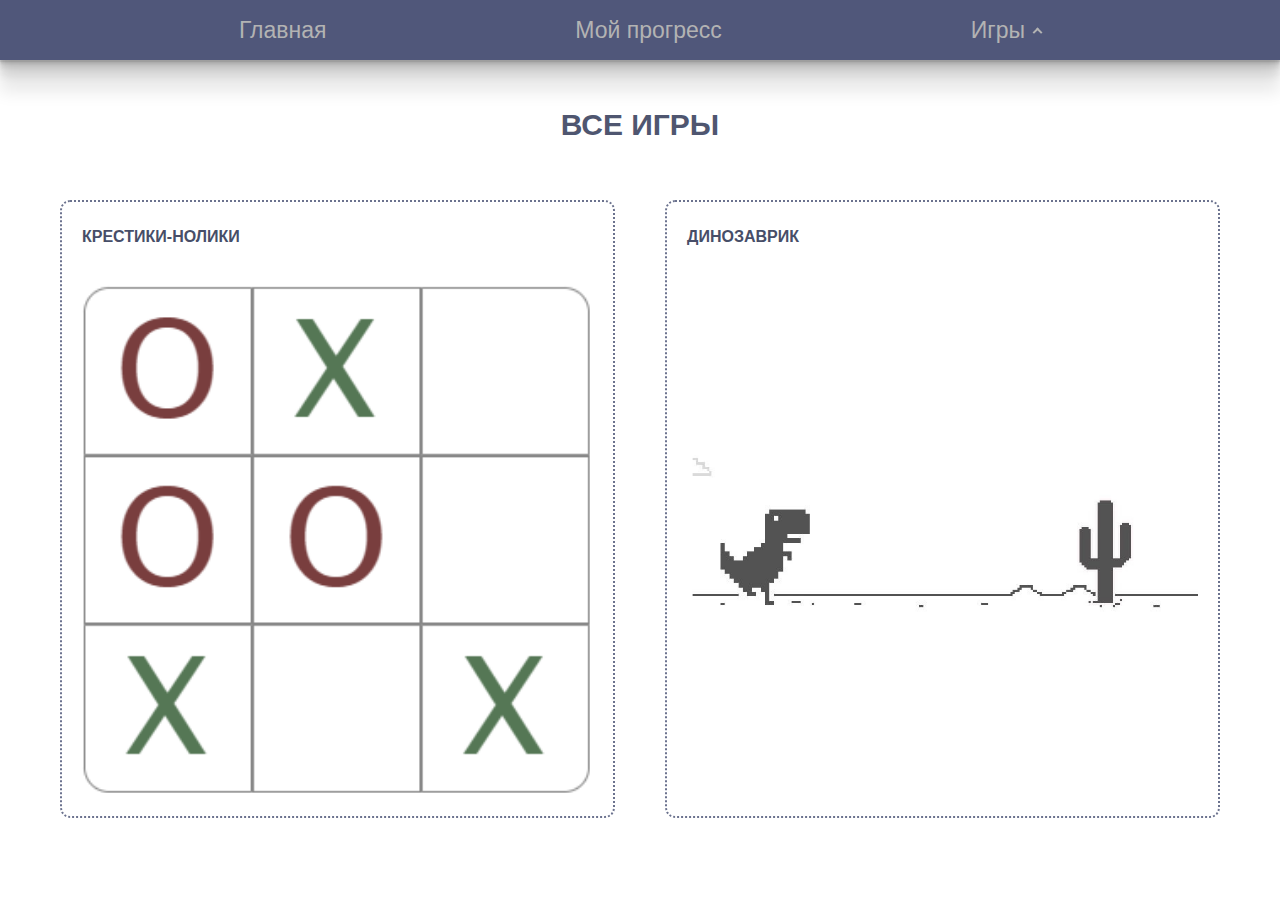
<file: index.html>
<!DOCTYPE html>
<html lang="en">
  <head>
    <meta charset="UTF-8" />
    <meta http-equiv="X-UA-Compatible" content="IE=edge" />
    <meta name="viewport" content="width=device-width, initial-scale=1.0" />
    <link rel="shortcut icon" href="img/favicon.png" type="image/x-icon" />
    <link rel="stylesheet" href="css/header.css" />
     <link rel="stylesheet" href="css/style.css" /> 
    <link rel="preconnect" href="https://fonts.googleapis.com" />
    <link rel="preconnect" href="https://fonts.googleapis.com" />
    <link rel="preconnect" href="https://fonts.gstatic.com" crossorigin />
    <link
      href="https://fonts.googleapis.com/css2?family=Bree+Serif&display=swap"
      rel="stylesheet" />
    <title>Главная</title>
  </head>
  <body>
    <header>
        <ul class="nav">
          <li><a href="./index.html">Главная</a></li>
          <li><a href="pages/my-progress/progress.html">Мой прогресс</a></li>
          <li class="has-submenu">
            <a href="#">Игры</a>
            <ul class="submenu">
              <li><a href="games/tic-tac/tictac.html">Крестики-нолики</a></li>
              <li><a href="games/dino/dino.html">Динозаврик</a></li>
            </ul>
          </li>
        </ul>
    </header>

    <div class="container">
      <h1>Все игры</h1>
      <div class="games">
        <div class="game">
          <a href="games/tic-tac/tictac.html">
            <div class="game__title">Крестики-нолики</div>
            <img class="game__img" src="img/tictac.png" alt="" />
            <div class="game__overlay"></div>
          </a>
        </div>
        <div class="game">
          <a href="games/dino/dino.html">
            <div class="game__title">Динозаврик</div>
            <img class="game__img" src="img/dino_preview.jpg" alt="" />
            <div class="game__overlay"></div>
          </a>
        </div>
      </div>
    </div>
  </body>
</html>
</file>
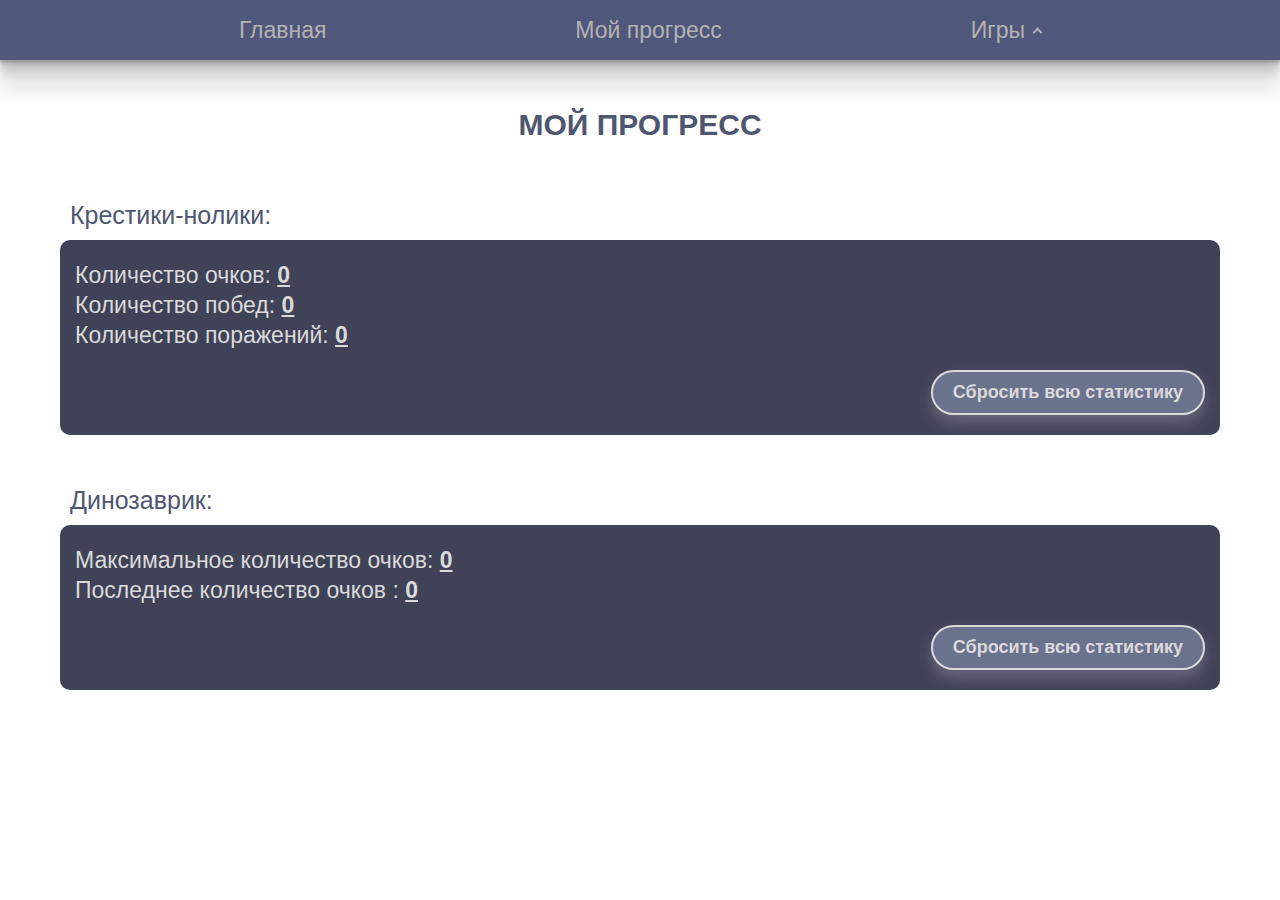
<file: pages/my-progress/progress.html>
<!DOCTYPE html>
<html lang="en">
  <head>
    <meta charset="UTF-8" />
    <meta http-equiv="X-UA-Compatible" content="IE=edge" />
    <meta name="viewport" content="width=device-width, initial-scale=1.0" />
    <link rel="stylesheet" href="../../css/header.css" />
    <link rel="stylesheet" href="progress-style.css" />
    <title>Мой прогресс</title>
  </head>

  <body>
    <header>
      <nav>
        <ul class="nav">
          <li><a href="../../index.html">Главная</a></li>
          <li><a href="progress.html">Мой прогресс</a></li>
          <li class="has-submenu">
            <a href="#">Игры</a>
            <ul class="submenu">
              <li><a href="../../games/tic-tac/tictac.html">Крестики нолики</a></li>
              <li><a href="../../games/dino/dino.html">Динозаврик</a></li>
            </ul>
          </li>
        </ul>
      </nav>
    </header>
    <div class="container">
      <h1>Мой прогресс</h1>
       <h2>Крестики-нолики:</h2>
      <div class="game">
        <div class="tic-tac">
          <p>Количество очков: <span class="tic-tac__num-of-points"></span></p>
          <p>Количество побед: <span class="tic-tac__num-of-wins"></span></p>
          <p>
            Количество поражений: <span class="tic-tac__num-of-loses"></span>
          </p>
          <button class="tic-tac__reset">Сбросить всю статистику</button>
        </div>
        </div>
        <h2>Динозаврик:</h2>
        <div class="game">
          <div class="dino">
            <p>
              Максимальное количество очков:
              <span class="dino__record-points"></span>
            </p>
            <p>
              Последнее количество очков :
              <span class="dino__last-points"></span>
            </p>
            <button class="dino__reset">Сбросить всю статистику</button>
          </div>
        </div>
      </div>
    </div>
    <script src="js/my-progress_script.js"></script>
  </body>
</html>
</file>
<file: css/header.css>
/*Обнуление*/
* {
  padding: 0;
  margin: 0;
  border: 0;
}
*,
*:before,
*:after {
  -moz-box-sizing: border-box;
  -webkit-box-sizing: border-box;
  box-sizing: border-box;
}
:focus,
:active {
  outline: none;
}
a:focus,
a:active {
  outline: none;
}
nav,
footer,
header,
aside {
  display: block;
}
html,
body {
  height: 100%;
  width: 100%;
  font-size: 100%;
  line-height: 1;
  font-size: 14px;
  -ms-text-size-adjust: 100%;
  -moz-text-size-adjust: 100%;
  -webkit-text-size-adjust: 100%;
}
input,
button,
textarea {
  font-family: inherit;
}
input::-ms-clear {
  display: none;
}
button {
  cursor: pointer;
}
button::-moz-focus-inner {
  padding: 0;
  border: 0;
}
a,
a:visited {
  text-decoration: none;
}
a:hover {
  text-decoration: none;
}
ul li {
  list-style: none;
}
img {
  vertical-align: top;
}
h1,
h2,
h3,
h4,
h5,
h6 {
  font-size: inherit;
  font-weight: inherit;
} /*--------------------*/
body {
  font-family: "Gill Sans", "Gill Sans MT", Calibri, "Trebuchet MS", sans-serif;
  color: #4f5670;
  font-size: 23px;
  background-color: #fff;
  line-height: 30px;
}
header {
  background-color: #50577a;
  box-shadow: rgba(0, 0, 0, 0.09) 0px 2px 1px, rgba(0, 0, 0, 0.09) 0px 4px 2px,
    rgba(0, 0, 0, 0.09) 0px 8px 4px, rgba(0, 0, 0, 0.09) 0px 16px 8px,
    rgba(0, 0, 0, 0.09) 0px 32px 16px;
  padding: 15px 0;
  margin-bottom: 50px;
  color: rgb(179, 179, 179);

}

/* Стили для верхнего уровня меню */
.nav {
  display: flex;
  justify-content: space-evenly;
  list-style: none;
  position: relative;
}

.nav > li {
  position: relative;
}

.nav > li > a {
  padding: 0 10px;
  border-radius: 25px;
  color: inherit;
}

.nav > li:hover > a {
  background-color: rgb(179, 179, 179);
  color: #50577a;
  transition: all 0.5s ease;
}

.has-submenu > a::after {
  content: "";
  display: inline-block;
  width: 0.3em;
  height: 0.3em;
  margin-left: 0.4em;
  margin-bottom: 0.1em;
  border-top: 0.1em solid currentColor;
  border-right: 0.1em solid currentColor;
  transform: rotate(-45deg);
  transition: transform 0.25s ease;
}

.has-submenu:hover > a::after {
  transform: rotate(135deg);
}

/* Стили для выпадающего меню */
.submenu {
  display: none;
  position: absolute;
  top: 100%;
  left: 0%;
  min-width: 200px;
  background-color: #50577a;
  padding: 10px;
  border-radius: 0px;
  border-bottom-left-radius: 10px;
  border-bottom-right-radius: 10px;
  box-shadow: rgba(0, 0, 0, 0.09) 0px 2px 1px, rgba(0, 0, 0, 0.09) 0px 4px 2px,
    rgba(0, 0, 0, 0.09) 0px 8px 4px, rgba(0, 0, 0, 0.09) 0px 16px 8px,
    rgba(0, 0, 0, 0.09) 0px 32px 16px;
    
}
.nav > li:hover > .submenu {
  display: block;
  animation: fade-in 0.3s ease forwards;
}

/* Стили для выпадающих меню */
.submenu li {
  display: block;
  padding: 8px 0;
  border-bottom: rgb(179, 179, 179) 1px solid;
  text-align: left;
}
.submenu li:last-child {
  padding: 8px 0 0 0;
  border-bottom: none;
}

.submenu li a {
  color: rgb(179, 179, 179);
}

.submenu li a:hover {
  color: #50577a;
  background-color: rgb(179, 179, 179);
  border-radius: 10px;
  padding: 0 5px;
}



.container {
  padding: 0 20px;
  max-width: 1200px;
  margin: 0 auto;
}

h1 {
  font-size: 30px;
  margin-bottom: 60px;
  font-weight: 800;
  text-align: center;
  text-transform: uppercase;
}
@media (max-width: 960px) {
  
  .container {
    margin: 0;
    padding: 0;
    -webkit-tap-highlight-color: transparent;
    -webkit-touch-callout: none;
    -webkit-user-select: none;
    -moz-user-select: none;
    -ms-user-select: none;
    user-select: none;
    margin: 0 15px;
  }
  /* Стили для верхнего уровня меню */
  .nav {
    display: flex;
    justify-content: space-evenly;
    list-style: none;
    position: relative;
  }

  .nav > li {
    position: relative;
  }

  .nav > li > a {
    padding: 0 10px;
    border-radius: 25px;
    color: inherit;
  }

  .nav > li > a:hover {
    background-color: #50577a;
    color: rgb(179, 179, 179);
    text-decoration: underline;
  }

  /* Стили для выпадающего меню */
  .submenu {
    top: 100%;
    left: 0%;
    min-width: 200px;
    text-align: left;
  }

  .submenu li a:hover {
    color: rgb(179, 179, 179);
    background-color: #50577a;
    text-decoration: underline;
  }

  /* Показываем выпадающее меню при наведении */
  .nav > li:hover > .submenu {
    display: block;
    animation: fade-in 0.3s ease forwards;
  }

  /* Показываем/скрываем выпадающее меню при клике */
  .nav > li:focus-within > .submenu {
    display: block;
    animation: fade-in 0.3s ease forwards;
  }

  .nav > li:not(:focus-within) > .submenu {
    display: none;
  }

  /* Анимация появления меню */
  @keyframes fade-in {
    from {
      opacity: 0;
    }
    to {
      opacity: 1;
    }
  }
}

@media (max-width: 768px) {

   header {
    font-size: calc(100% - 20%);
  } 
  header {
    padding: 10px 0;
  }
  .submenu {
    position: absolute;
    top: 100%;
    left: -55%;
    min-width: 160px;
    background-color: #50577a;
    border-radius: 10px;
  }

  .submenu li {
    padding: 2px 0;
  }
  .submenu li:last-child {
    padding: 2px 0 0 0;
  }
}
@media (max-width: 480px) {
  header {
    padding: 7px 0;
  }
  .submenu {
    top: 100%;
    left: -55%;
    min-width: 140px;
  }
}
</file>
<file: css/style.css>
h1 {
  text-align: center;
}
.games {
  display: grid;
  grid-template-columns: repeat(auto-fit, minmax(300px, 1fr));
  grid-gap: 50px;
}

.game {
  position: relative;
  padding: 20px;
  border: 2px dotted #6b728e;
  border-radius: 10px;
}

.game__title {
  font-family: Verdana, Geneva, Tahoma, sans-serif;
  font-weight: bold;
  font-size: 16px;
  color: #474e68;
  text-transform: uppercase;
  margin-bottom: 30px;
}
.game__overlay {
  padding: 10px;
  position: absolute; /* абсолютное позиционирование */
  top: 0; /* прижать к верхней границе родительского элемента */
  left: 0; /* прижать к левой границе родительского элемента */
  width: 100%; /* занимать всю ширину родительского элемента */
  height: 100%; /* занимать всю высоту родительского элемента */
  background-color: rgba(0, 0, 0, 0.089);
  opacity: 0;
  transition: opacity 0.35s ease;
  border-radius: 5px;
  box-shadow: 10px 17px 25px 0px rgba(0, 0, 0, 0.486);
}

.game:hover .game__overlay {
  opacity: 1; /* при наведении мыши увеличиваем прозрачность элемента */
}
.game:hover .game__title {
  margin-bottom: 26px;
  font-size: 20px;
  transition: all 0.2s;
}
.game:not(:hover) .game__title {
  margin-bottom: 30px;
  font-size: 16px;
  transition: all 0.2s;
}
.game__img {
  width: 100%;
  height: auto;
}
@media (max-width: 768px) {
.container {
  -webkit-tap-highlight-color: transparent;
  -webkit-touch-callout: none;
  -webkit-user-select: none;
  -moz-user-select: none;
  -ms-user-select: none;
  user-select: none;
}

.game__overlay{
  display: none;
}
.game:hover .game__title {
margin-bottom: 30px;
  font-size: 20px;
  text-align: center;
}
.game:not(:hover) .game__title {
  margin-bottom: 30px;
  font-size: 20px;
  text-align: center;
}
.game{
  border: none;
  margin-bottom: 60px;
}
.game__title{
  padding-bottom: 5px;
  border-bottom: 1px solid #404258;
}
}
</file>
<file: pages/my-progress/progress-style.css>
h2 {
  font-size: 25px;
  margin-left: 10px;
  margin-bottom: 10px;
}
.game {
  background-color: #404258;
  border-radius: 10px;
  color: rgb(218, 218, 218);
  padding: 20px 15px;
  margin-bottom: 50px;
  text-align: right;
}
.game p{
    text-align: left;
}
.game span {
  font-weight: 900;
  text-decoration: underline;
}

button {
  text-align: center;
  margin-top: 20px;
  background-color: #6b728e;
  border: 2px solid rgb(218, 218, 218);
  color: rgb(218, 218, 218);
  padding: 10px 20px;
  font-size: 18px;
  font-weight: bold;
  border-radius: 50px;
  box-shadow: 0 8px 15px rgba(255, 255, 255, 0.205);

  transition: all 0.3s ease-in-out;
}

button:hover {
  background-color: rgb(218, 218, 218);
  color: #6b728e;
  box-shadow: 0 -13px 15px rgba(255, 255, 255, 0.205);
}

@media (max-width: 480px) {
  p{
  font-size: calc(100% - 10%);
 }
 .game{text-align: center;}
}
</file>
